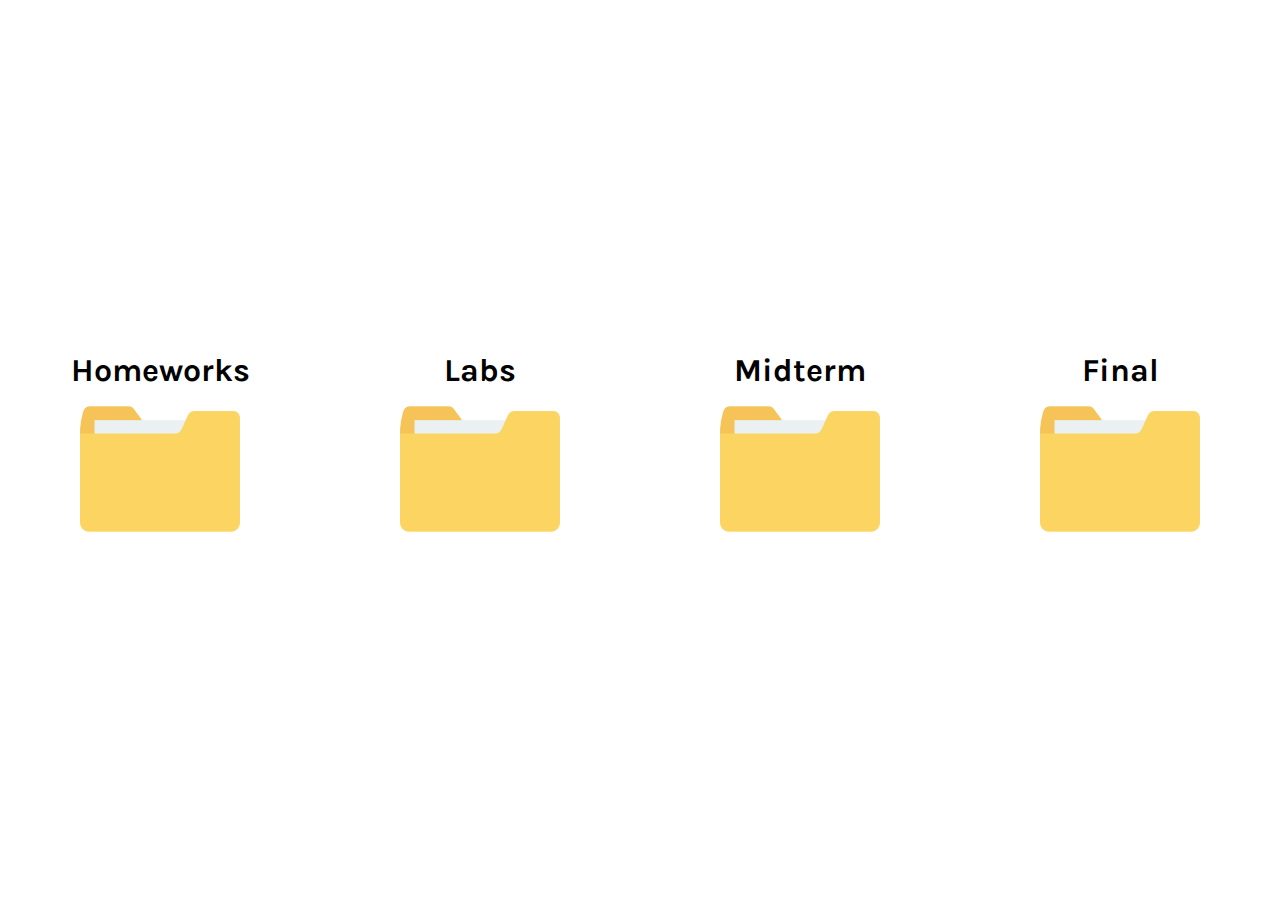
<file: index.html>
<!DOCTYPE html>
<html>
    <head>
        <link rel = "stylesheet" href = "https://fonts.googleapis.com/css?family=Karla">
        <link rel = "stylesheet" href = "DONOTTOUCH/css/main-page.css">
    </head>
    <body>
        <div id = "overall-container">
            <div class = "home-page-folder">
                <h1>
                    Homeworks
                </h1>
                <a href = "homeworks/index.html">
                    <img src = "DONOTTOUCH/images/folder.png">
                </a>
            </div>
            <div class = "home-page-folder">
                <h1>
                    Labs
                </h1>
                <a href = "labs/index.html">
                    <img src = "DONOTTOUCH/images/folder.png">
                </a>
            </div>
            <div class = "home-page-folder">
                <h1>
                    Midterm
                </h1>
                <a href = "midterm/index.html">
                    <img src = "DONOTTOUCH/images/folder.png">
                </a>
            </div>
            <div class = "home-page-folder">
                <h1>
                    Final
                </h1>
                <a href = "final/index.html">
                    <img src = "DONOTTOUCH/images/folder.png">
                </a>
            </div>
        </div>
    </body>
</html>
</file>
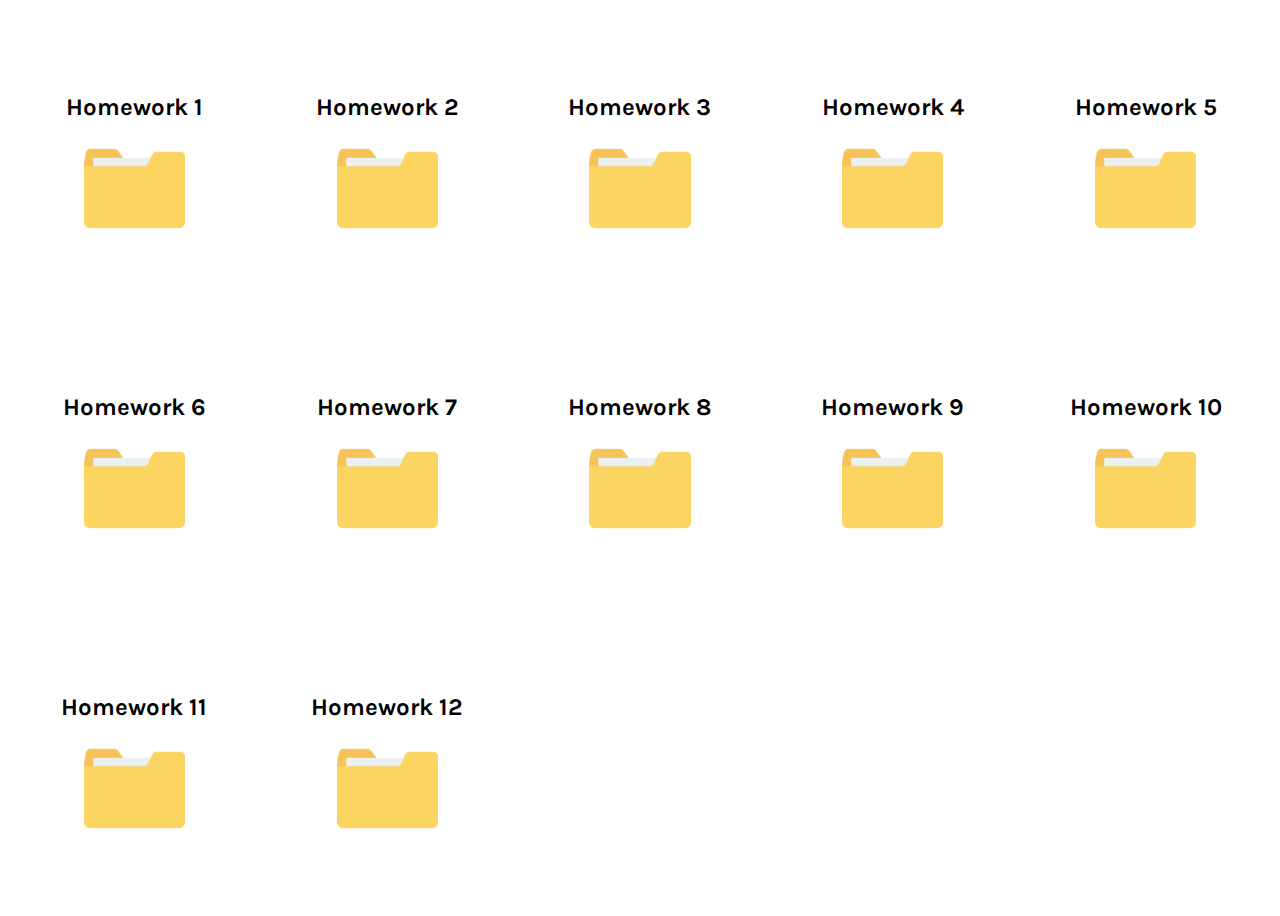
<file: homeworks/index.html>
<!DOCTYPE html>
<html>
    <head>
        <link rel = "stylesheet" href = "https://fonts.googleapis.com/css?family=Karla">
        <link rel = "stylesheet" href = "../DONOTTOUCH/css/subdirectory.css">
    </head>
    <body>
        <div id = "overall-container">
            <div class = "home-page-folder">
                <h1>
                    Homework 1
                </h1>
                <a href = "hw1/index.html">
                    <img src = "../DONOTTOUCH/images/folder.png">
                </a>
            </div>
            <div class = "home-page-folder">
                <h1>
                    Homework 2
                </h1>
                <a href = "hw2/index.html">
                    <img src = "../DONOTTOUCH/images/folder.png">
                </a>
            </div>
            <div class = "home-page-folder">
                <h1>
                    Homework 3
                </h1>
                <a href = "hw3/index.html">
                    <img src = "../DONOTTOUCH/images/folder.png">
                </a>
            </div>
            <div class = "home-page-folder">
                <h1>
                    Homework 4
                </h1>
                <a href = "hw4/index.html">
                    <img src = "../DONOTTOUCH/images/folder.png">
                </a>
            </div>
            <div class = "home-page-folder">
                <h1>
                    Homework 5
                </h1>
                <a href = "hw5/index.html">
                    <img src = "../DONOTTOUCH/images/folder.png">
                </a>
            </div>
            <div class = "home-page-folder">
                <h1>
                    Homework 6
                </h1>
                <a href = "hw6/index.html">
                    <img src = "../DONOTTOUCH/images/folder.png">
                </a>
            </div>
            <div class = "home-page-folder">
                <h1>
                    Homework 7
                </h1>
                <a href = "hw7/index.html">
                    <img src = "../DONOTTOUCH/images/folder.png">
                </a>
            </div>
            <div class = "home-page-folder">
                <h1>
                    Homework 8
                </h1>
                <a href = "hw8/index.html">
                    <img src = "../DONOTTOUCH/images/folder.png">
                </a>
            </div>
            <div class = "home-page-folder">
                <h1>
                    Homework 9
                </h1>
                <a href = "hw9/index.html">
                    <img src = "../DONOTTOUCH/images/folder.png">
                </a>
            </div>
            <div class = "home-page-folder">
                <h1>
                    Homework 10
                </h1>
                <a href = "hw10/index.html">
                    <img src = "../DONOTTOUCH/images/folder.png">
                </a>
            </div>
            <div class = "home-page-folder">
                <h1>
                    Homework 11
                </h1>
                <a href = "hw11/index.html">
                    <img src = "../DONOTTOUCH/images/folder.png">
                </a>
            </div>
            <div class = "home-page-folder">
                <h1>
                    Homework 12
                </h1>
                <a href = "hw12/index.html">
                    <img src = "../DONOTTOUCH/images/folder.png">
                </a>
            </div>
        </div>
    </body>
</html>
</file>
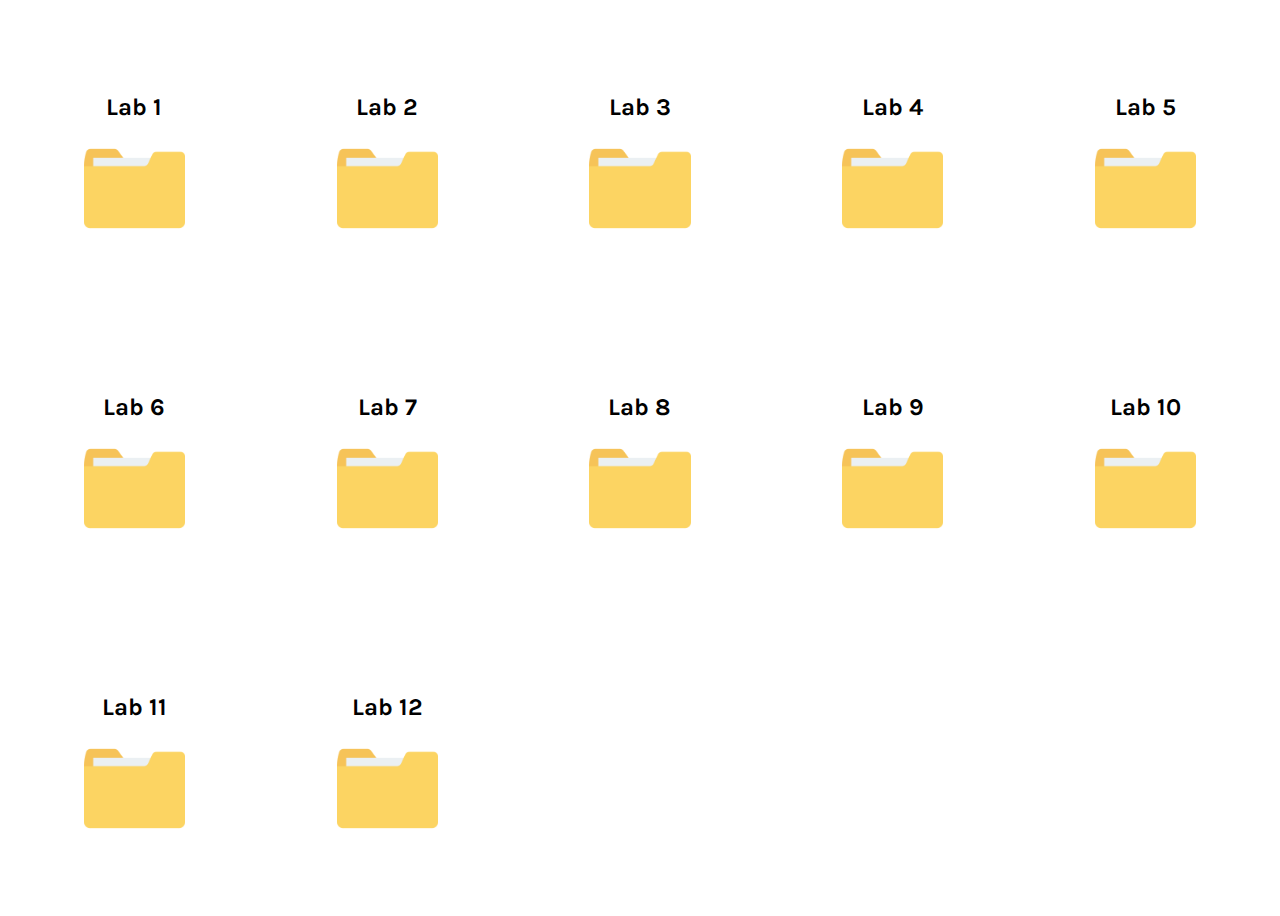
<file: labs/index.html>
<!DOCTYPE html>
<html>
    <head>
        <link rel = "stylesheet" href = "https://fonts.googleapis.com/css?family=Karla">
        <link rel = "stylesheet" href = "../DONOTTOUCH/css/subdirectory.css">
    </head>
    <body>
        <div id = "overall-container">
            <div class = "home-page-folder">
                <h1>
                    Lab 1
                </h1>
                <a href = "lab1/index.html">
                    <img src = "../DONOTTOUCH/images/folder.png">
                </a>
            </div>
            <div class = "home-page-folder">
                <h1>
                    Lab 2
                </h1>
                <a href = "lab2/index.html">
                    <img src = "../DONOTTOUCH/images/folder.png">
                </a>
            </div>
            <div class = "home-page-folder">
                <h1>
                    Lab 3
                </h1>
                <a href = "lab3/index.html">
                    <img src = "../DONOTTOUCH/images/folder.png">
                </a>
            </div>
            <div class = "home-page-folder">
                <h1>
                    Lab 4
                </h1>
                <a href = "lab4/index.html">
                    <img src = "../DONOTTOUCH/images/folder.png">
                </a>
            </div>
            <div class = "home-page-folder">
                <h1>
                    Lab 5
                </h1>
                <a href = "lab5/index.html">
                    <img src = "../DONOTTOUCH/images/folder.png">
                </a>
            </div>
            <div class = "home-page-folder">
                <h1>
                    Lab 6
                </h1>
                <a href = "lab6/index.html">
                    <img src = "../DONOTTOUCH/images/folder.png">
                </a>
            </div>
            <div class = "home-page-folder">
                <h1>
                    Lab 7
                </h1>
                <a href = "lab7/index.html">
                    <img src = "../DONOTTOUCH/images/folder.png">
                </a>
            </div>
            <div class = "home-page-folder">
                <h1>
                    Lab 8
                </h1>
                <a href = "lab8/index.html">
                    <img src = "../DONOTTOUCH/images/folder.png">
                </a>
            </div>
            <div class = "home-page-folder">
                <h1>
                    Lab 9
                </h1>
                <a href = "lab9/index.html">
                    <img src = "../DONOTTOUCH/images/folder.png">
                </a>
            </div>
            <div class = "home-page-folder">
                <h1>
                    Lab 10
                </h1>
                <a href = "lab10/index.html">
                    <img src = "../DONOTTOUCH/images/folder.png">
                </a>
            </div>
            <div class = "home-page-folder">
                <h1>
                    Lab 11
                </h1>
                <a href = "lab11/index.html">
                    <img src = "../DONOTTOUCH/images/folder.png">
                </a>
            </div>
            <div class = "home-page-folder">
                <h1>
                    Lab 12
                </h1>
                <a href = "lab12/index.html">
                    <img src = "../DONOTTOUCH/images/folder.png">
                </a>
            </div>
        </div>
    </body>
</html>
</file>
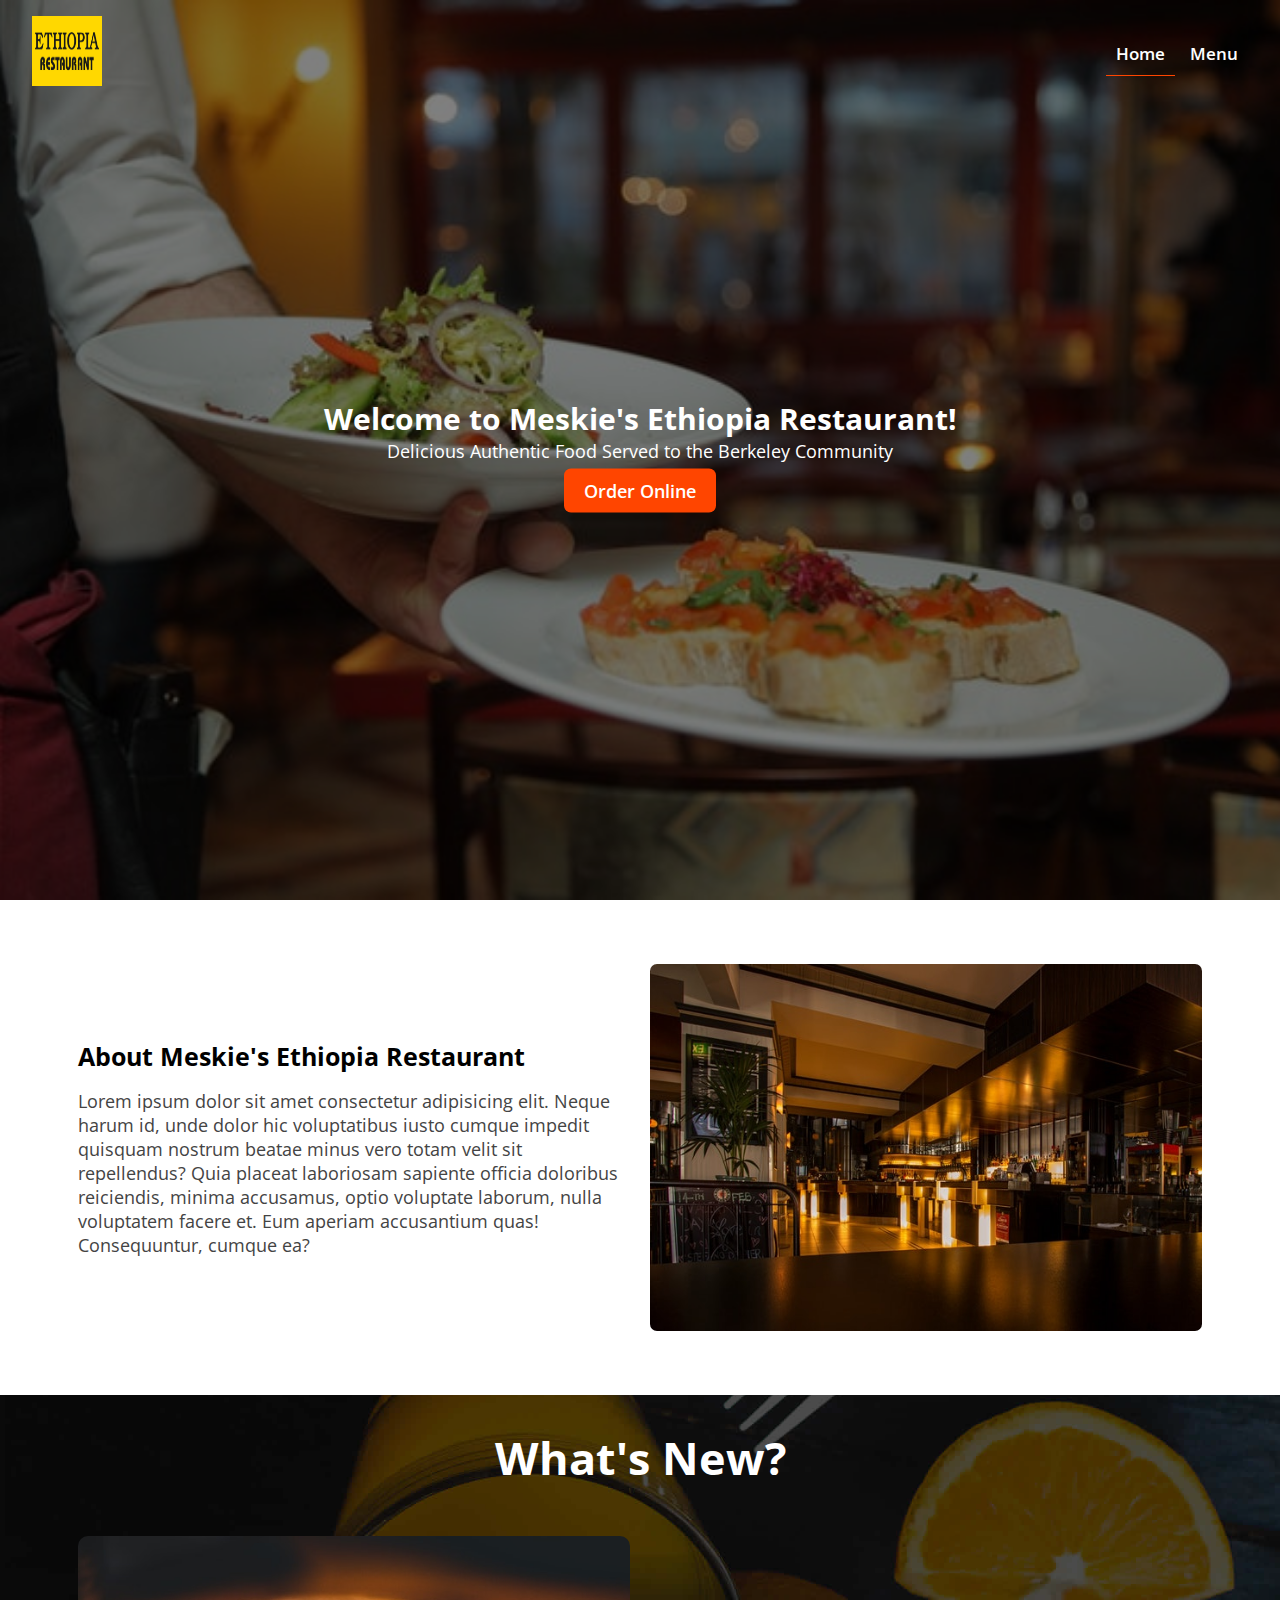
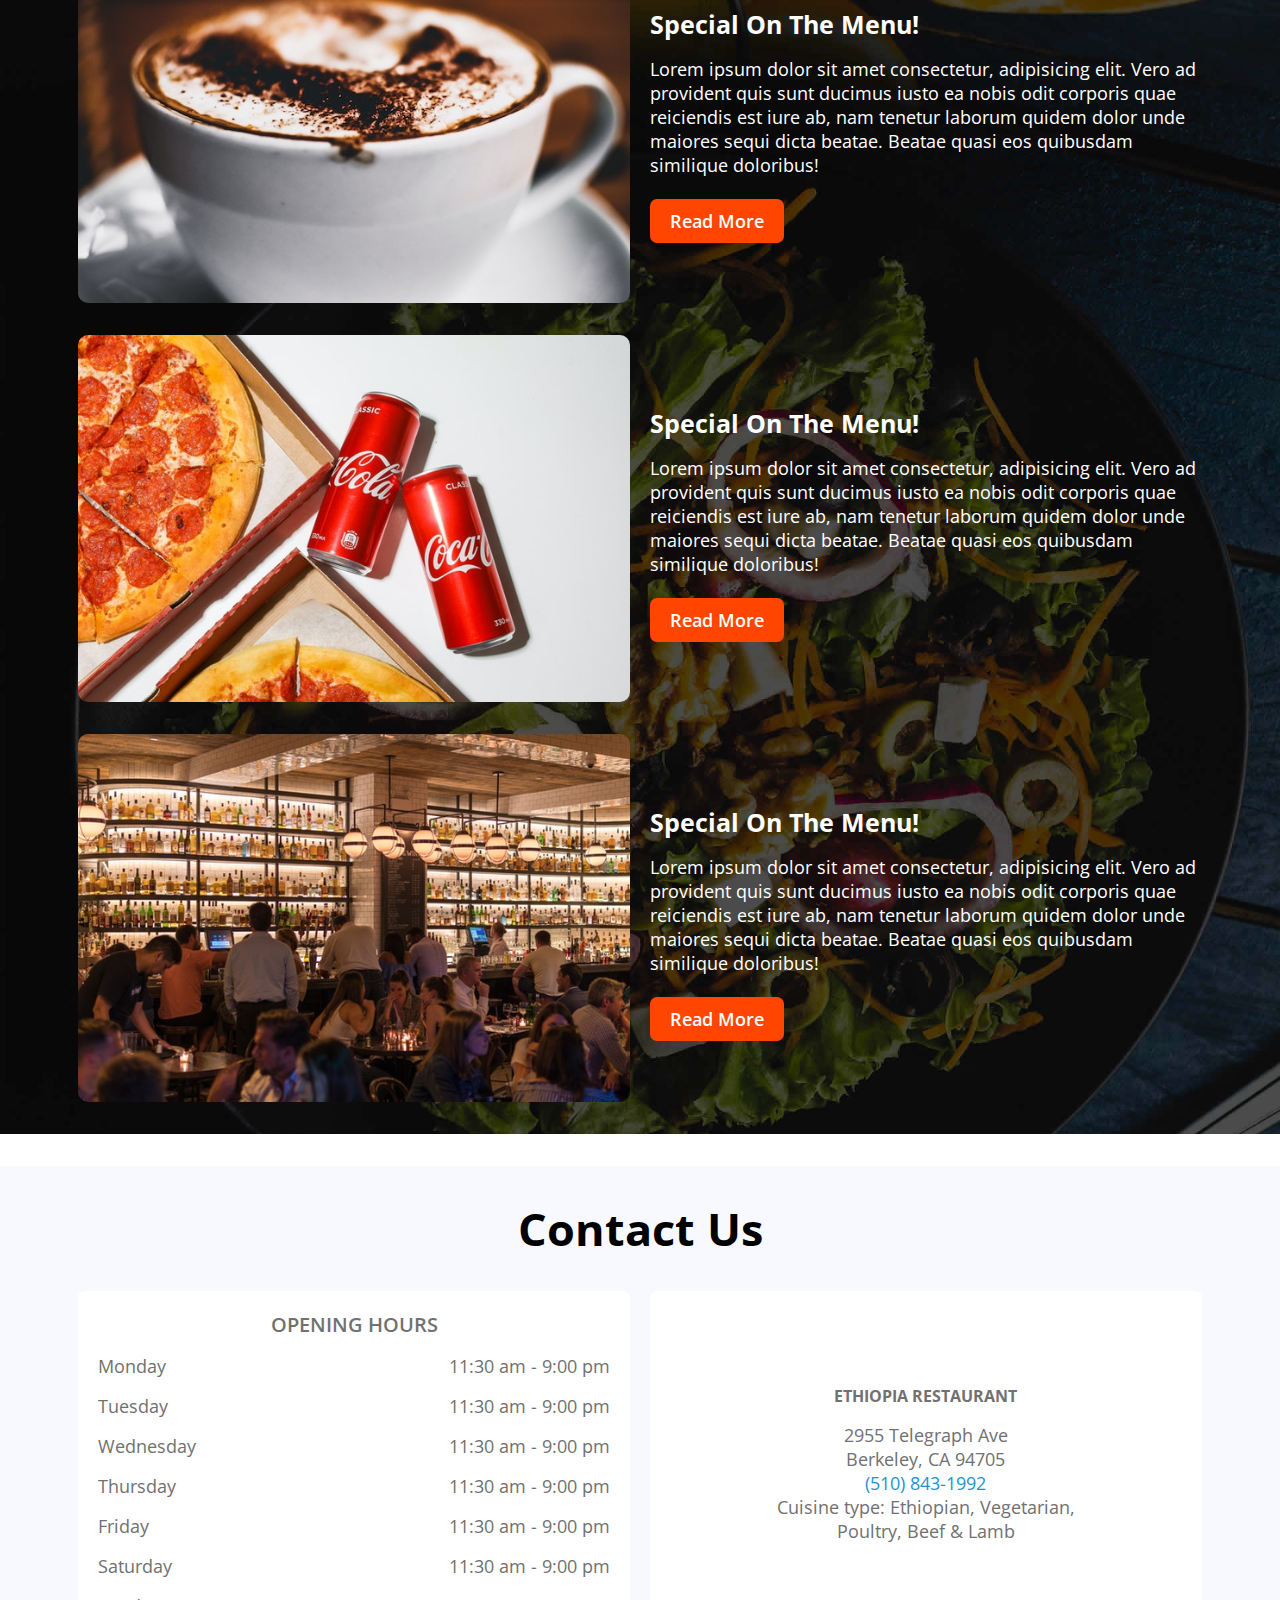
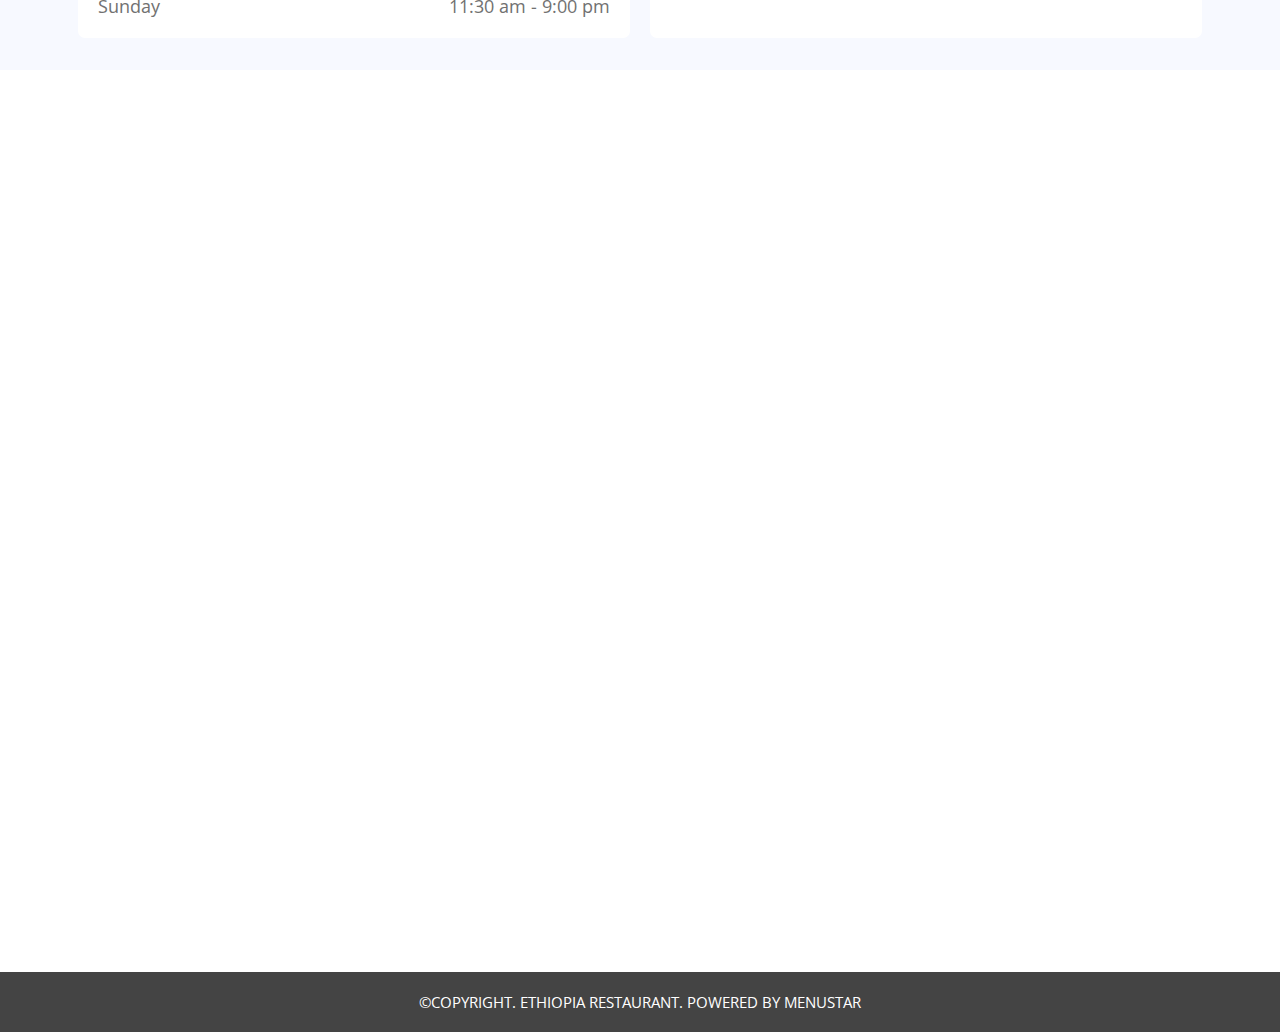
<file: midterm/index.html>
<!DOCTYPE html>
<html lang="en">

<head>
    <meta charset="UTF-8">
    <meta name="viewport" content="width=device-width, initial-scale=1.0">
    <title>Ethiopia Restaurant| Berkeley, CA 94705 | Menu | Order Online</title>
    <link rel="icon" type="image/x-icon" href="./images/favicon.png">
    <link
        href="https://fonts.googleapis.com/css2?family=Open+Sans:ital,wght@0,400;0,500;0,600;0,700;0,800;1,400;1,500;1,600;1,700;1,800&display=swap"
        rel="stylesheet">
    <link rel="stylesheet" href="assets/css/style.css">
</head>

<body>

    <header id="home" class="header home-header">
        <nav class="navbar-container">
            <div class="logo">
                <a href="./index.html">
                    <img src="assets/img/logo.png" alt="Logo">
                </a>
            </div>
            <div class="links">
                <a class="active" href="./index.html">Home</a>
                <a href="./menu.html">Menu</a>
            </div>
        </nav>

        <div class="home-banner">
            <div class="banner-container">
                <h1>Welcome to Meskie's Ethiopia Restaurant!</h1>
                <p>Delicious Authentic Food Served to the Berkeley Community</p>
                <div class="button-container">
                    <a href="#/">Order Online</a>
                </div>
            </div>
        </div>
    </header>

    <div class="about">
        <div class="about-container">
            <!-- About Item  -->
            <div class="about-item">
                <h3>About Meskie's Ethiopia Restaurant</h3>
                <div class="info">
                    <p>Lorem ipsum dolor sit amet consectetur adipisicing elit. Neque harum id, unde dolor hic
                        voluptatibus iusto cumque impedit quisquam nostrum beatae minus vero totam velit sit
                        repellendus? Quia placeat laboriosam sapiente officia doloribus reiciendis, minima accusamus,
                        optio voluptate laborum, nulla voluptatem facere et. Eum aperiam accusantium quas! Consequuntur,
                        cumque ea?</p>
                </div>
            </div>
            <div class="about-item photo">
                <img src="assets/img/about.jpg" alt="Photo">
            </div>
        </div>
    </div>

    <div class="collection">
        <div class="collection-details">
            <div class="title-container">
                <h1>What's New?</h1>
            </div>

            <div class="collection-container">

                <div class="service-items">
                    <div class="collection-item photo">
                        <img src="assets/img/restaurant-item-1.jpg" alt="Photo">
                    </div>
                    <div class="collection-item">
                        <h2>Special On The Menu!</h2>
                        <div class="info">
                            <p>Lorem ipsum dolor sit amet consectetur, adipisicing elit. Vero ad provident quis sunt
                                ducimus
                                iusto ea nobis odit corporis quae reiciendis est iure ab, nam tenetur laborum quidem
                                dolor
                                unde maiores sequi dicta beatae. Beatae quasi eos quibusdam similique doloribus!</p>
                        </div>
                        <div class="button-container">
                            <a href="#/">Read More</a>
                        </div>
                    </div>
                </div>

                <div class="service-items">
                    <div class="collection-item photo">
                        <img src="assets/img/restaurant-item-2.jpg" alt="Photo">
                    </div>
                    <div class="collection-item">
                        <h2>Special On The Menu!</h2>
                        <div class="info">
                            <p>Lorem ipsum dolor sit amet consectetur, adipisicing elit. Vero ad provident quis sunt
                                ducimus
                                iusto ea nobis odit corporis quae reiciendis est iure ab, nam tenetur laborum quidem
                                dolor
                                unde maiores sequi dicta beatae. Beatae quasi eos quibusdam similique doloribus!</p>
                        </div>
                        <div class="button-container">
                            <a href="#/">Read More</a>
                        </div>
                    </div>
                </div>

                <div class="service-items">
                    <div class="collection-item photo">
                        <img src="assets/img/restaurant-item-3.jpg" alt="Photo">
                    </div>
                    <div class="collection-item">
                        <h2>Special On The Menu!</h2>
                        <div class="info">
                            <p>Lorem ipsum dolor sit amet consectetur, adipisicing elit. Vero ad provident quis sunt
                                ducimus
                                iusto ea nobis odit corporis quae reiciendis est iure ab, nam tenetur laborum quidem
                                dolor
                                unde maiores sequi dicta beatae. Beatae quasi eos quibusdam similique doloribus!</p>
                        </div>
                        <div class="button-container">
                            <a href="#/">Read More</a>
                        </div>
                    </div>
                </div>
            </div>
        </div>
    </div>

    <div class="restaurant-info">
        <div class="title">
            <h1>Contact Us</h1>
        </div>
        <div class="info-container">

            <div class="calender">
                <p class="title">OPENING HOURS</p>
                <div class="day-time">
                    <p>Monday</p>
                    <p>11:30 am - 9:00 pm</p>
                </div>
                <div class="day-time">
                    <p>Tuesday</p>
                    <p>11:30 am - 9:00 pm</p>
                </div>
                <div class="day-time">
                    <p>Wednesday</p>
                    <p>11:30 am - 9:00 pm</p>
                </div>
                <div class="day-time">
                    <p>Thursday</p>
                    <p>11:30 am - 9:00 pm</p>
                </div>
                <div class="day-time">
                    <p>Friday</p>
                    <p>11:30 am - 9:00 pm</p>
                </div>
                <div class="day-time">
                    <p>Saturday</p>
                    <p>11:30 am - 9:00 pm</p>
                </div>
                <div class="day-time">
                    <p>Sunday</p>
                    <p>11:30 am - 9:00 pm</p>
                </div>
            </div>

            <div class="restaurant-location">
                <h4>ETHIOPIA RESTAURANT</h4>
                <div class="location">
                    <p>2955 Telegraph Ave</p>
                    <p>Berkeley, CA 94705</p>
                    <a href="tel:510843-1992">(510) 843-1992</a>
                    <p>Cuisine type: Ethiopian, Vegetarian,</p>
                    <p>Poultry, Beef & Lamb</p>
                </div>
            </div>
        </div>
    </div>

    <div class="map">
        <iframe
            src="https://www.google.com/maps/embed?pb=!1m18!1m12!1m3!1d3150.1501502483347!2d-122.26187092522699!3d37.856777007433934!2m3!1f0!2f0!3f0!3m2!1i1024!2i768!4f13.1!3m3!1m2!1s0x80857dd383cc6e49%3A0x628ba36aedee1589!2s2955%20Telegraph%20Ave%2C%20Berkeley%2C%20CA%2094705%2C%20USA!5e0!3m2!1sen!2sbd!4v1697485912926!5m2!1sen!2sbd"
            style="border:0;" allowfullscreen="" loading="lazy" referrerpolicy="no-referrer-when-downgrade"></iframe>
    </div>

    <footer class="footer">
        <p>&copy;COPYRIGHT. ETHIOPIA RESTAURANT. <a href="#/">POWERED BY MENUSTAR</a></p>
    </footer>

</body>

</html>
</file>
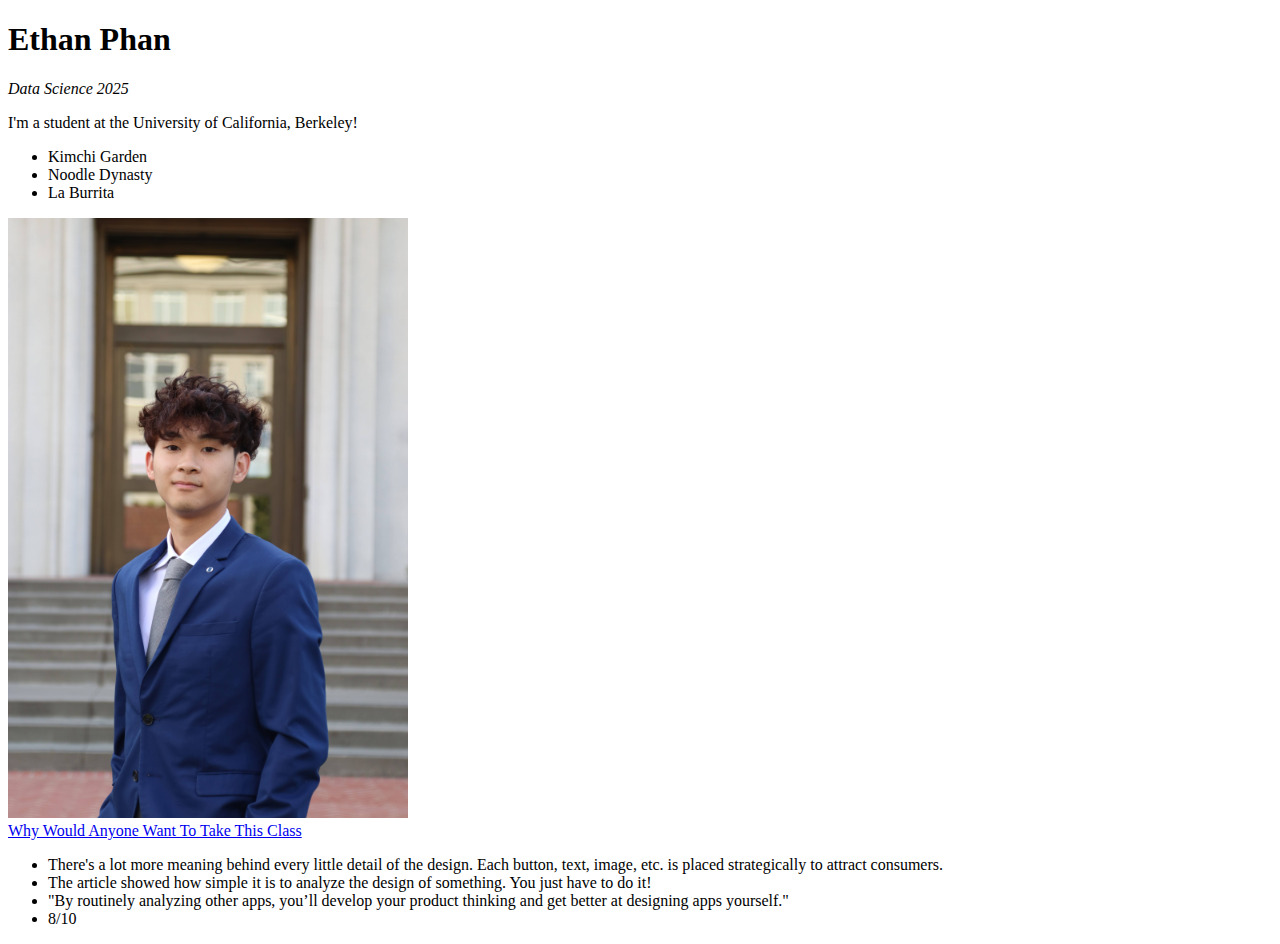
<file: homeworks/hw1/index.html>
<!DOCTYPE html>
<html>
    <head>

    </head>
    <body>
        <h1>Ethan Phan</h1>
        <i>Data Science 2025</i>
        <p>I'm a student at the University of California, Berkeley!</p>
        <ul>
            <li>Kimchi Garden</li>
            <li>Noodle Dynasty</li>
            <li>La Burrita</li>
        </ul>
        <img src="assets/img/IMG_0675.jpg"
            width = 400
            height = 600/> <br>
        <a href="http://prob140.org/"> Why Would Anyone Want To Take This Class</a>
        <ul>
            <li>There's a lot more meaning behind every little detail of the design. Each button, text, image, etc. is placed strategically to attract consumers.</li>
            <li>The article showed how simple it is to analyze the design of something. You just have to do it!</li>
            <li>"By routinely analyzing other apps, you’ll develop your product thinking and get better at designing apps yourself."</li>
            <li>8/10</li>
        </ul>
    </body>
</html>
</file>
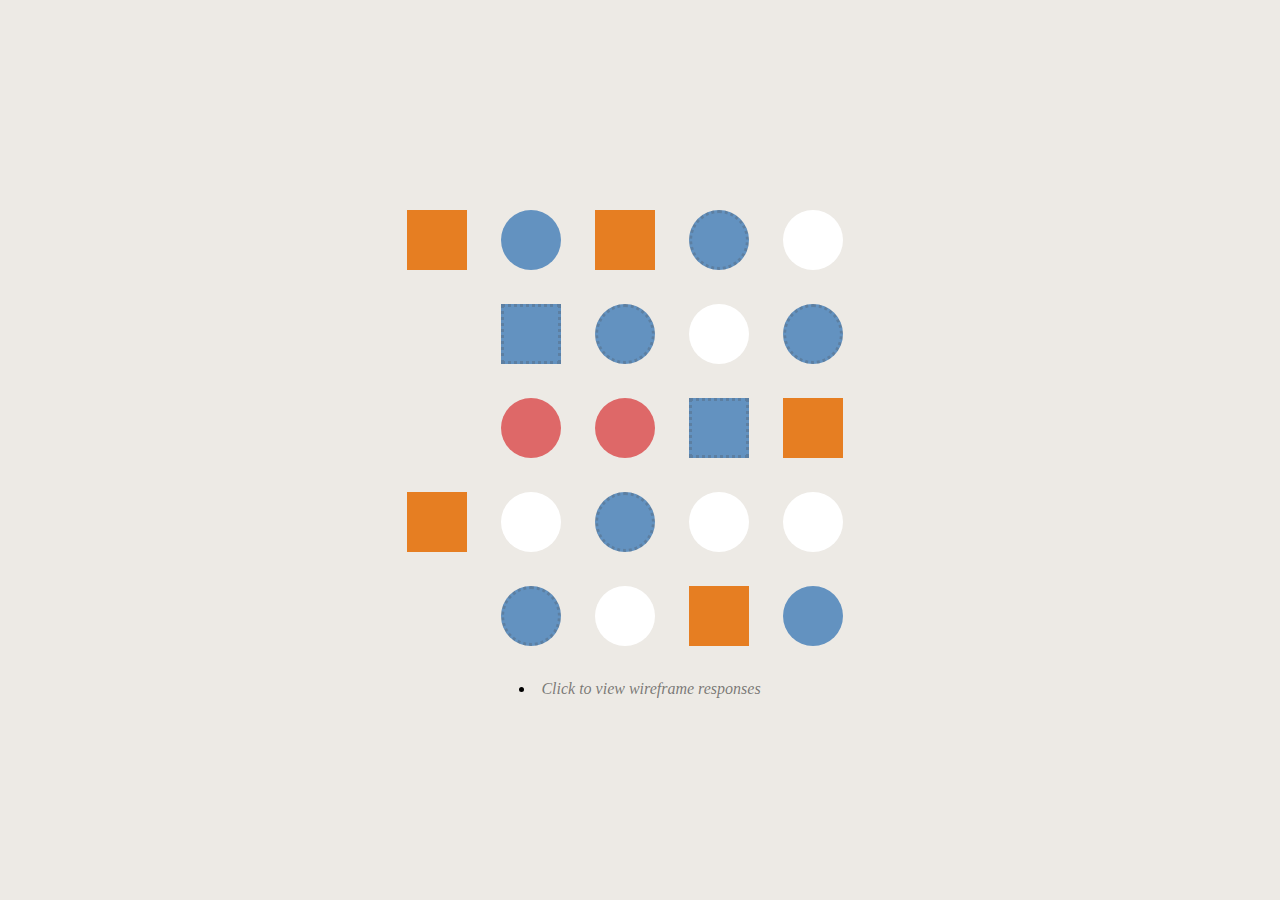
<file: homeworks/hw2/index.html>
<html>
	<head>
		<title>Fiddling with shapes</title>
		<!-- What file should we link in this <head> tag? -->
		<link rel="stylesheet" type="text/css" href="assets/css/style.css" />
	</head>
<body>
	<div id="container">
		<div id="first-row" class="row">
			<div class="square"></div>
			<div class="circle green"></div>
			<div class="square"></div>
			<div class="circle fancy"></div>
			<div class="circle"></div>
		</div>

		<div id="second-row" class="row">
			<div class="circle"></div>
			<div class="square fancy"></div>
			<div class="circle fancy"></div>
			<div class="circle"></div>
			<div class="circle fancy green"></div>
		</div>

		<div id="third-row" class="row">
			<div class="circle"></div>
			<div class="circle green"></div>
			<div class="circle"></div>
			<div class="square fancy"></div>
			<div class="square"></div>
		</div>

		<div id="fourth-row" class="row">
			<div class="square"></div>
			<div class="circle"></div>
			<div class="circle fancy"></div>
			<div class="circle"></div>
			<div class="circle"></div>
		</div>

		<div id="fifth-row" class="row">
			<div class="circle"></div>
			<div class="circle fancy"></div>
			<div class="circle"></div>
			<div class="square"></div>
			<div class="circle green"></div>
		</div>

		<li><a href="wireframes.html">Click to view wireframe responses</a></li>
	</div>
</body>
</html>
</file>
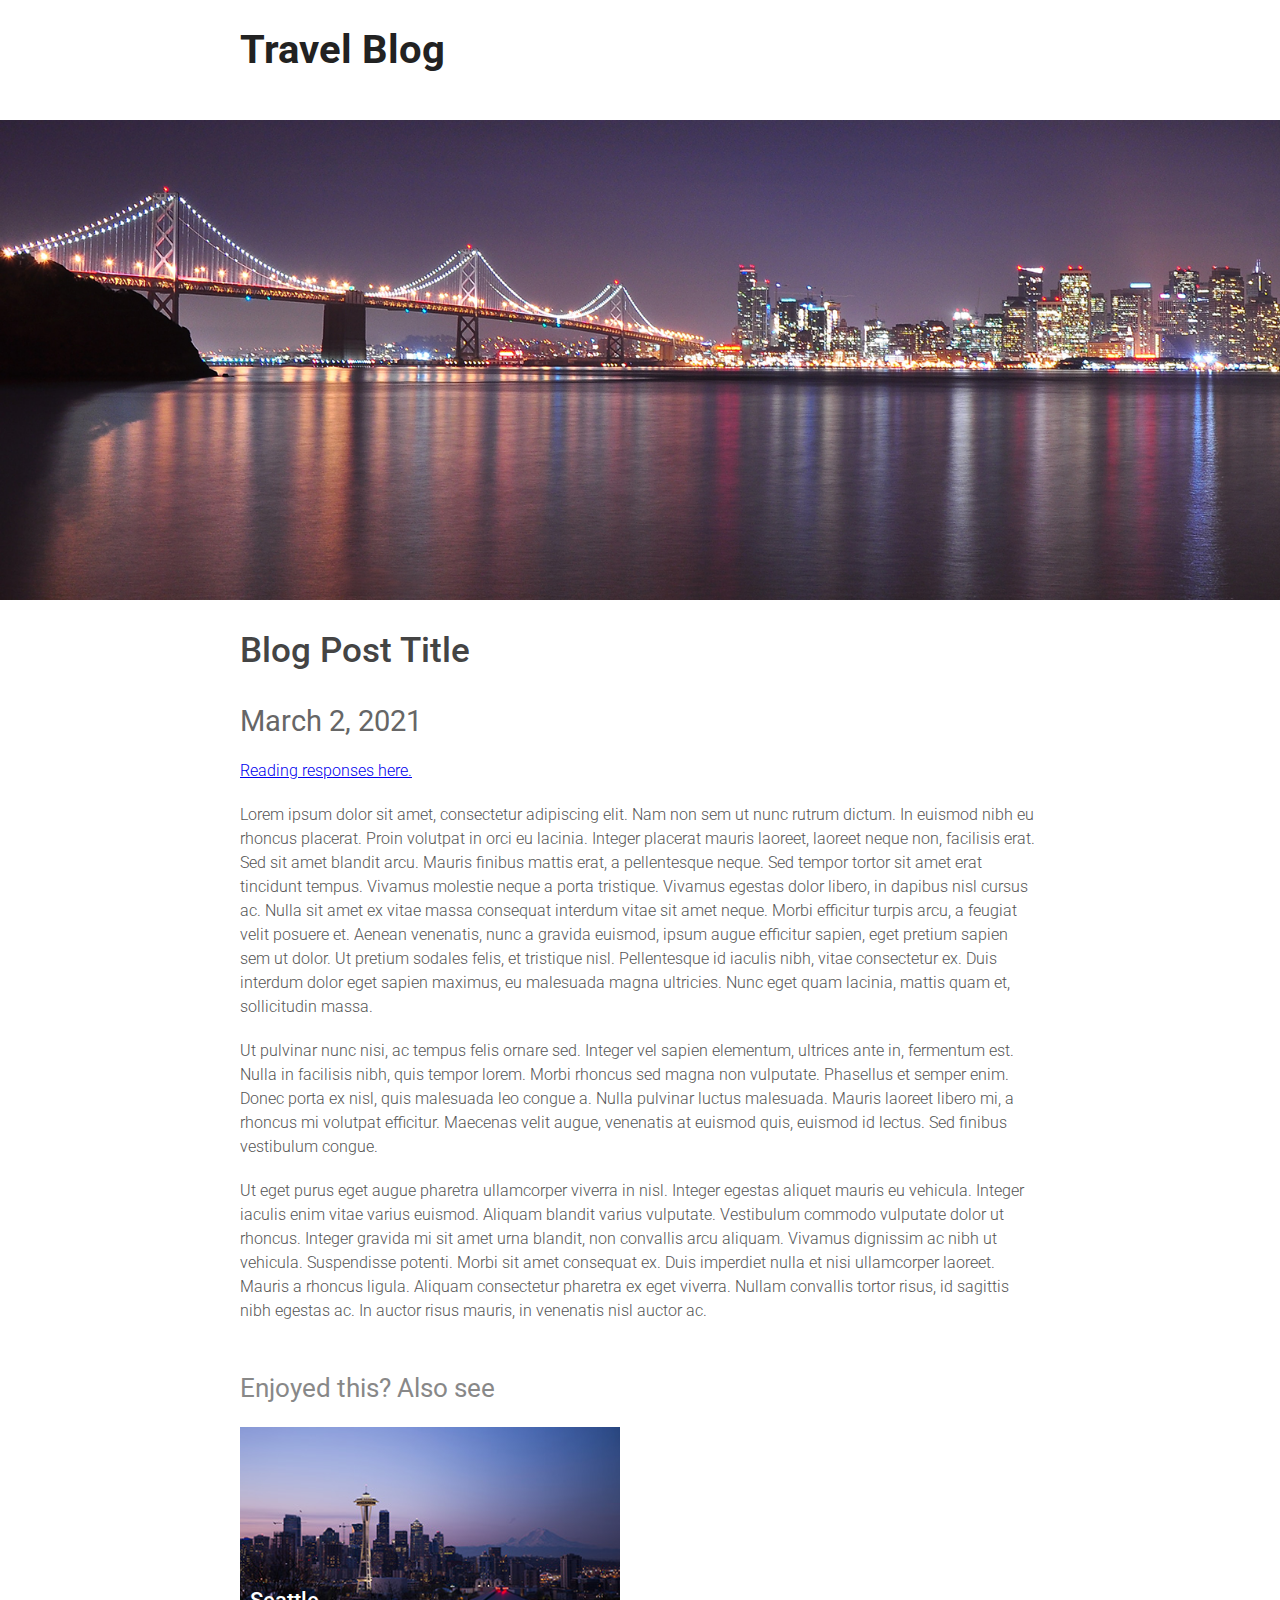
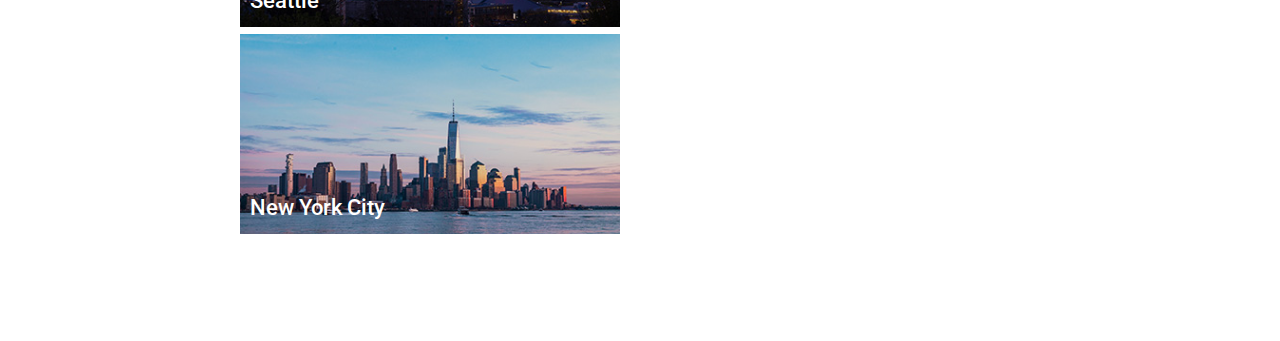
<file: homeworks/hw4/index.html>
<!DOCTYPE html>
<html>
	<head>
		<link rel="stylesheet" type="text/css" href="assets/css/style.css">
		<meta name="viewport" content="width=device-width, initial-scale=1.0">
		<meta charset="utf-8">
	</head>
	<body>
		<link href="https://fonts.googleapis.com/css2?family=Roboto:wght@300;400;500;700&display=swap" rel="stylesheet">
		
		<header>
			<div class="content">
				<div id="title">Travel Blog</div>
			</div>
		</header>

		<div id="image-banner"></div>

		<div class="content">
			<section id="post">
				<h1>Blog Post Title</h1>
				<h2>March 2, 2021</h2>
				<p>
					<a href="design_responses.html">Reading responses here.</a>
				</p>
				<p>
					Lorem ipsum dolor sit amet, consectetur adipiscing elit. Nam non sem ut nunc rutrum dictum. In euismod nibh eu rhoncus placerat. Proin volutpat in orci eu lacinia. Integer placerat mauris laoreet, laoreet neque non, facilisis erat. Sed sit amet blandit arcu. Mauris finibus mattis erat, a pellentesque neque. Sed tempor tortor sit amet erat tincidunt tempus. Vivamus molestie neque a porta tristique. Vivamus egestas dolor libero, in dapibus nisl cursus ac. Nulla sit amet ex vitae massa consequat interdum vitae sit amet neque. Morbi efficitur turpis arcu, a feugiat velit posuere et. Aenean venenatis, nunc a gravida euismod, ipsum augue efficitur sapien, eget pretium sapien sem ut dolor. Ut pretium sodales felis, et tristique nisl. Pellentesque id iaculis nibh, vitae consectetur ex. Duis interdum dolor eget sapien maximus, eu malesuada magna ultricies. Nunc eget quam lacinia, mattis quam et, sollicitudin massa.
				</p>
				<p>
					Ut pulvinar nunc nisi, ac tempus felis ornare sed. Integer vel sapien elementum, ultrices ante in, fermentum est. Nulla in facilisis nibh, quis tempor lorem. Morbi rhoncus sed magna non vulputate. Phasellus et semper enim. Donec porta ex nisl, quis malesuada leo congue a. Nulla pulvinar luctus malesuada. Mauris laoreet libero mi, a rhoncus mi volutpat efficitur. Maecenas velit augue, venenatis at euismod quis, euismod id lectus. Sed finibus vestibulum congue.
				</p>
				<p>
					Ut eget purus eget augue pharetra ullamcorper viverra in nisl. Integer egestas aliquet mauris eu vehicula. Integer iaculis enim vitae varius euismod. Aliquam blandit varius vulputate. Vestibulum commodo vulputate dolor ut rhoncus. Integer gravida mi sit amet urna blandit, non convallis arcu aliquam. Vivamus dignissim ac nibh ut vehicula. Suspendisse potenti. Morbi sit amet consequat ex. Duis imperdiet nulla et nisi ullamcorper laoreet. Mauris a rhoncus ligula. Aliquam consectetur pharetra ex eget viverra. Nullam convallis tortor risus, id sagittis nibh egestas ac. In auctor risus mauris, in venenatis nisl auctor ac.
				</p>
			</section>

			<section id="other-posts">
				<h3>Enjoyed this? Also see</h3>

				<div class="image-card">
					<a href="#">
						<img src="assets/img/seattle.jpg" alt="">
						<div class="image-card-color-overlay"></div>
						<div class="image-card-text">Seattle</div>
					</a>
				</div>

				<div class="image-card">
					<a href="#">
						<img src="assets/img/nyc.jpg" alt="">
						<div class="image-card-color-overlay"></div>
						<div class="image-card-text">New York City</div>
					</a>
				</div>
			</section>

		</div>

	</body>
</html>
</file>
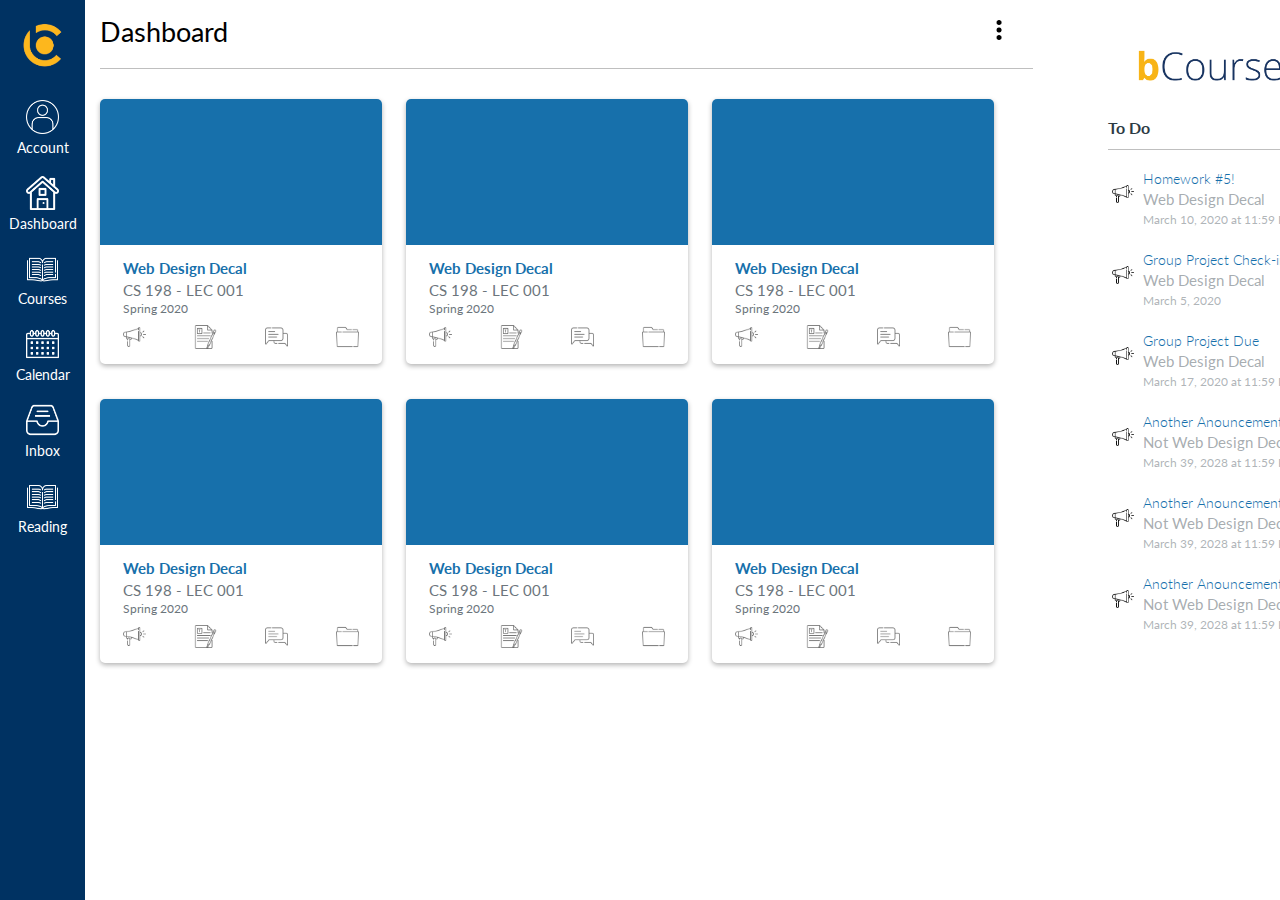
<file: homeworks/hw5/index.html>
<!DOCTYPE html>
<html lang="en">
<head>
    <meta charset="UTF-8">
    <meta name="viewport" content="width=device-width, initial-scale=1.0">
    <title>WDD Flexbox bCourses</title>
    <link rel="stylesheet" href="assets/css/wdd.css">
    <link rel="stylesheet" href="assets/css/style.css">
    <link rel="stylesheet" href="https://fonts.googleapis.com/css2?family=Lato:wght@300;400&display=swap" >

</head>
<body>
    <div class="nav">
        <!-- FIXME: Make the menu icons appear by adding the
                correct filepath within the blank src. -->
        <div class="nav--button nav-button---logo">
            <img id="logo" src="assets/img/logo.png" alt="">
        </div>
        <div class="nav--button nav--button--account">
            <img src="assets/img/account.png" alt="">
            Account
        </div>
        <div class="nav--button nav--button--home">
            <img src="assets/img/home.png" alt="">
            Dashboard
        </div>
        <div class="nav--button nav--button--courses">
            <img src="assets/img/courses.png" alt="">
            Courses
        </div>
        <div class="nav--button nav--button--calendar">
            <img src="assets/img/calendar.png" alt="">
            Calendar
        </div>
        <div class="nav--button nav--button--inbox">
            <img src="assets/img/inbox.png" alt="">
            Inbox
        </div>
        <div class="nav--button nav--button--reading">
            <img src="assets/img/reading.png" alt="">
            <a href="design_responses.html">Reading</a>
        </div>
    </div>
    <div class="main">
        <div class="dashboard">
            <div class="dashboard--title">
                <h1>Dashboard</h1>
                <div class="dashboard--title__dots">
                <!-- FIXME: Make the button icon appear by adding the
                    correct filepath within the blank src. -->
                    <img src="assets/img/menu.png" alt="dots">
                </div>
            </div>
            <div class="dashboard--classes">
                <div class="dashboard--classes__box dashboard--classes__box__1">
                    <div class="dashboard--classes__box__image"></div>
                    <div class="dashboard--classes__box__description">
                        <div class="dashboard--classes__box__controls__text">
                            <h2>Web Design Decal</h2>
                            <h3>CS 198 - lec 001</h3>
                            <h4>Spring 2020</h4>
                        </div>
                        <div class="dashboard--classes__box__controls__buttons">
                            <img src="assets/img/announcements.png" class="dashboard--classes__box__controls__buttons--announcements">
                            <img src="assets/img/assignment.png" class="dashboard--classes__box__controls__buttons--assignment">
                            <img src="assets/img/chat.png" class="dashboard--classes__box__controls__buttons--chat">
                            <img src="assets/img/files.png" class="dashboard--classes__box__controls__buttons--files">
                        </div>
                    </div>
                </div>
                <div class="dashboard--classes__box dashboard--classes__box__2">
                    <div class="dashboard--classes__box__image"></div>
                    <div class="dashboard--classes__box__description">
                        <div class="dashboard--classes__box__controls__text">
                            <h2>Web Design Decal</h2>
                            <h3>CS 198 - lec 001</h3>
                            <h4>Spring 2020</h4>
                        </div>
                        <div class="dashboard--classes__box__controls__buttons">
                            <img src="assets/img/announcements.png" class="dashboard--classes__box__controls__buttons--announcements">
                            <img src="assets/img/assignment.png" class="dashboard--classes__box__controls__buttons--assignment">
                            <img src="assets/img/chat.png" class="dashboard--classes__box__controls__buttons--chat">
                            <img src="assets/img/files.png" class="dashboard--classes__box__controls__buttons--files">
                        </div>
                    </div>
                </div>

                <div class="dashboard--classes__box dashboard--classes__box__3">
                    <div class="dashboard--classes__box__image"></div>
                    <div class="dashboard--classes__box__description">
                        <div class="dashboard--classes__box__controls__text">
                            <h2>Web Design Decal</h2>
                            <h3>CS 198 - lec 001</h3>
                            <h4>Spring 2020</h4>
                        </div>
                        <div class="dashboard--classes__box__controls__buttons">
                            <img src="assets/img/announcements.png" class="dashboard--classes__box__controls__buttons--announcements">
                            <img src="assets/img/assignment.png" class="dashboard--classes__box__controls__buttons--assignment">
                            <img src="assets/img/chat.png" class="dashboard--classes__box__controls__buttons--chat">
                            <img src="assets/img/files.png" class="dashboard--classes__box__controls__buttons--files">
                        </div>
                    </div>
                </div>

                <div class="dashboard--classes__box dashboard--classes__box__4">
                    <div class="dashboard--classes__box__image"></div>
                    <div class="dashboard--classes__box__description">
                        <div class="dashboard--classes__box__controls__text">
                            <h2>Web Design Decal</h2>
                            <h3>CS 198 - lec 001</h3>
                            <h4>Spring 2020</h4>
                        </div>
                        <div class="dashboard--classes__box__controls__buttons">
                            <img src="assets/img/announcements.png" class="dashboard--classes__box__controls__buttons--announcements">
                            <img src="assets/img/assignment.png" class="dashboard--classes__box__controls__buttons--assignment">
                            <img src="assets/img/chat.png" class="dashboard--classes__box__controls__buttons--chat">
                            <img src="assets/img/files.png" class="dashboard--classes__box__controls__buttons--files">
                        </div>
                    </div>
                </div>

                <div class="dashboard--classes__box dashboard--classes__box__5">
                    <div class="dashboard--classes__box__image"></div>
                    <div class="dashboard--classes__box__description">
                        <div class="dashboard--classes__box__controls__text">
                            <h2>Web Design Decal</h2>
                            <h3>CS 198 - lec 001</h3>
                            <h4>Spring 2020</h4>
                        </div>
                        <div class="dashboard--classes__box__controls__buttons">
                            <img src="assets/img/announcements.png" class="dashboard--classes__box__controls__buttons--announcements">
                            <img src="assets/img/assignment.png" class="dashboard--classes__box__controls__buttons--assignment">
                            <img src="assets/img/chat.png" class="dashboard--classes__box__controls__buttons--chat">
                            <img src="assets/img/files.png" class="dashboard--classes__box__controls__buttons--files">
                        </div>
                    </div>
                </div>

                <div class="dashboard--classes__box dashboard--classes__box__6">
                    <div class="dashboard--classes__box__image"></div>
                    <div class="dashboard--classes__box__description">
                        <div class="dashboard--classes__box__controls__text">
                            <h2>Web Design Decal</h2>
                            <h3>CS 198 - lec 001</h3>
                            <h4>Spring 2020</h4>
                        </div>
                        <div class="dashboard--classes__box__controls__buttons">
                            <img src="assets/img/announcements.png" class="dashboard--classes__box__controls__buttons--announcements">
                            <img src="assets/img/assignment.png" class="dashboard--classes__box__controls__buttons--assignment">
                            <img src="assets/img/chat.png" class="dashboard--classes__box__controls__buttons--chat">
                            <img src="assets/img/files.png" class="dashboard--classes__box__controls__buttons--files">
                        </div>
                    </div>
                </div>
            </div>
        </div>
        <div class="notifications">
            <img src="assets/img/bcourses.png" alt="">
            <div class="notifications__todo--title">
                <h2>To Do</h2>
            </div>
            <div class="notifications__notifs">
                <div class="notifications__notifs--box">
                    <img src="assets/img/announcements.png" alt="">
                    <div class="notifications__notifs--text">
                        <h1>Homework #5!</h1>
                        <h2>Web Design Decal</h2>
                        <h3>March 10, 2020 at 11:59 PM</h3>
                    </div>
                </div>
                <div class="notifications__notifs--box">
                    <img src="assets/img/announcements.png" alt="">
                    <div class="notifications__notifs--text">
                        <h1>Group Project Check-in</h1>
                        <h2>Web Design Decal</h2>
                        <h3>March 5, 2020</h3>
                    </div>
                </div>
                <div class="notifications__notifs--box">
                    <img src="assets/img/announcements.png" alt="">
                    <div class="notifications__notifs--text">
                        <h1>Group Project Due</h1>
                        <h2>Web Design Decal</h2>
                        <h3>March 17, 2020 at 11:59 PM</h3>
                    </div>
                </div>
                <div class="notifications__notifs--box">
                    <img src="assets/img/announcements.png" alt="">
                    <div class="notifications__notifs--text">
                        <h1>Another Anouncement!</h1>
                        <h2>Not Web Design Decal</h2>
                        <h3>March 39, 2028 at 11:59 PM</h3>
                    </div>
                </div>
                <div class="notifications__notifs--box">
                    <img src="assets/img/announcements.png" alt="">
                    <div class="notifications__notifs--text">
                        <h1>Another Anouncement!</h1>
                        <h2>Not Web Design Decal</h2>
                        <h3>March 39, 2028 at 11:59 PM</h3>
                    </div>
                </div>
                <div class="notifications__notifs--box">
                    <img src="assets/img/announcements.png" alt="">
                    <div class="notifications__notifs--text">
                        <h1>Another Anouncement!</h1>
                        <h2>Not Web Design Decal</h2>
                        <h3>March 39, 2028 at 11:59 PM</h3>
                    </div>
                </div>
            </div>
        </div>
    </div>

</body>
</html>
</file>
<file: DONOTTOUCH/css/main-page.css>
body {
    padding: 0;
    margin: 0;
}

a {
    display: flex;
    flex-direction: row;
    justify-content: center;
    flex-wrap: wrap;
}

img {
    width: 50%;
}

h1 {
    font-family: 'Karla';
    padding: 0;
    margin: 0;
}

#overall-container {
    height: 100vh;
    display: flex;
    flex-direction: row;
    justify-content: center;
    align-items: center;
}

.home-page-folder {
    display: flex;
    flex-direction: column;
    justify-content: center;
    align-items: center;
}
</file>
<file: DONOTTOUCH/css/subdirectory.css>
img {
    width: 40%;
}

div {
    font-family: 'Karla';
    font-size: 12px;
}

#overall-container {
    display: flex;
    flex-direction: row;
    justify-content: flex-start;
    align-items: center;
    flex-wrap: wrap;
    height: 100vh;
}

.home-page-folder {
    display: flex;
    flex-direction: column;
    justify-content: center;
    align-items: center;
    margin: 0;
    padding: 0;
    width: 20%;
}

a {
    display: flex;
    justify-content: center;
    margin: 0;
    padding: 0;
}
</file>
<file: midterm/assets/css/style.css>
/* Default CSS  */
:root {
    --white-color: #ffffff;
    --dark-color: #000;
    --white2-color: #f7f9ff;
    --dark2-color: #444;
    --dark3-color: #717171;
    --orange-color: #ff4500;
    --orange2-color: #b53506;
    --yellow-color: #ffd800;
    --lightWhite-color: #eeeeee;
    --info-color: #1d94cf;
}

* {
    padding: 0;
    margin: 0;
    box-sizing: border-box;
}

html {
    scroll-behavior: smooth;
}

body {
    font-family: 'Open Sans', sans-serif;
}

img {
    max-width: 100%;
}

a {
    text-decoration: none;
}

.header .navbar-container {
    padding: 1rem 2rem;
    display: flex;
    justify-content: space-between;
    align-items: center;
    position: relative;
    z-index: 999;
}

.header .navbar-container .logo img {
    width: 70px;
    height: 70px;
}

.header .navbar-container .links {
    display: flex;
    justify-content: left;
    align-items: center;
    gap: 5px;
}

.header .navbar-container .links a {
    color: var(--white-color);
    font-size: 17px;
    padding: 10px;
    font-weight: 600;
    display: flex;
    justify-content: left;
    align-items: center;
    gap: 5px;
}

.header .navbar-container .links a.active {
    border-bottom: 1px solid var(--orange-color);
}

.header .navbar-container .links a:hover {
    color: var(--lightWhite-color);
}

@media screen and (max-width: 468px) {
    .header .navbar-container .links a {
        font-size: 15px;
    }
}

.header.home-header {
    min-height: 100vh;
    background: url(../img/home-banner.jpg);
    background-repeat: no-repeat;
    background-size: cover;
    background-position: center center;
    position: relative;
    z-index: 55;
}

.header.home-header::after {
    content: "";
    width: 100%;
    height: 100%;
    position: absolute;
    top: 0;
    left: 0;
    background: rgba(0, 0, 0, 0.5);
}

.home-banner {
    width: 100%;
    position: absolute;
    top: 50%;
    left: 50%;
    transform: translate(-50%, -50%);
    z-index: 9;
}

.home-banner .banner-container {
    text-align: center;
    color: var(--white-color);
}

.home-banner .banner-container h1 {
    font-size: 30px;
}

.home-banner .banner-container p {
    font-size: 18px;
}

.home-banner .banner-container .button-container {
    padding-top: 1rem;
}

.home-banner .banner-container .button-container a {
    background: var(--orange-color);
    color: var(--white-color);
    padding: 10px 20px;
    font-size: 18px;
    border: none;
    cursor: pointer;
    border-radius: 7px;
    font-weight: 600;
}

.about {
    background: var(--white-color);
    padding: 2rem 1rem;
}

.about .about-container {
    width: 90%;
    margin: auto;
    display: flex;
    justify-content: space-between;
    align-items: center;
    gap: 20px;
    padding: 2rem 0;
}

.about .about-container .about-item {
    width: 50%;
}

.about .about-container .about-item h3 {
    font-size: 25px;
    color: var(--dark-color);
}

.about .about-container .about-item .info {
    padding-top: 1rem;
}

.about .about-container .about-item .info p {
    font-size: 18px;
    color: var(--dark2-color);
}

.about .about-container .about-item.photo {
    display: flex;
    justify-content: right;
    align-items: center;
    flex-direction: column;
}

.about .about-container .about-item.photo img {
    width: 100%;
    border-radius: 7px;
}

@media screen and (max-width: 992px) {
    .about .about-container {
        width: 100%;
    }
}

@media screen and (max-width: 767px) {
    .about .about-container {
        flex-direction: column;
    }

    .about .about-container .about-item {
        width: 100%;
    }
}

.collection {
    background: url(../img/collecton-bg.jpg);
    background-repeat: no-repeat;
    background-size: center center;
    background-size: cover;
    background-attachment: fixed;
    height: 100%;
    position: relative;
}

.collection::after {
    content: "";
    width: 100%;
    height: 100%;
    position: absolute;
    top: 0;
    left: 0;
    background: rgba(0, 0, 0, 0.7);
}

.collection .collection-details {
    position: relative;
    z-index: 55;
}

.collection .title-container h1 {
    font-size: 45px;
    color: var(--white-color);
    text-align: center;
    padding-top: 2rem;
}

.collection .collection-container {
    padding: 1rem;
    padding-bottom: 2rem;
}

.collection .collection-container .service-items {
    width: 90%;
    margin: auto;
    display: flex;
    justify-content: space-between;
    align-items: center;
    gap: 20px;
    padding-top: 2rem;
}

.collection .collection-container .collection-item {
    width: 50%;
}

.collection .collection-container .collection-item.photo {
    display: flex;
    justify-content: center;
    align-items: center;
    flex-direction: column;
}

.collection .collection-container .collection-item.photo img {
    width: 100%;
    border-radius: 10px;
}

.collection .collection-container .collection-item h2 {
    color: var(--white-color);
    font-size: 25px;
}

.collection .collection-container .collection-item .info p {
    font-size: 18px;
    color: var(--white-color);
    padding-top: 1rem;
}

.collection .collection-container .collection-item .button-container {
    padding-top: 2rem;
}

.collection .collection-container .collection-item .button-container a {
    background: var(--orange-color);
    color: var(--white-color);
    padding: 10px 20px;
    font-size: 18px;
    border: none;
    cursor: pointer;
    border-radius: 7px;
    font-weight: 600;
}

@media screen and (max-width: 992px) {
    .collection .collection-container .service-items {
        width: 100%;
    }

    .collection .title-container h1 {
        font-size: 30px;
    }
}

@media screen and (max-width: 767px) {
    .collection .collection-container .service-items {
        flex-direction: column;
    }

    .collection .collection-container .collection-item {
        width: 100%;
    }
}

.restaurant-info {
    background: var(--white2-color);
    margin-top: 2rem;
    padding: 2rem 1rem;
}

.restaurant-info .title h1 {
    font-size: 45px;
    color: var(--dark-color);
    text-align: center;
    padding-bottom: 1rem;
}

.restaurant-info .info-container {
    width: 90%;
    margin: auto;
    display: grid;
    grid-template-columns: repeat(2, 1fr);
    column-gap: 20px;
    row-gap: 20px;
    padding-top: 1rem;
}

.restaurant-info .info-container .calender {
    background: var(--white-color);
    padding: 20px;
    border-radius: 7px;
}

.restaurant-info .info-container .calender p.title {
    font-size: 20px;
    text-align: center;
    color: var(--dark3-color);
    font-weight: 600;
}

.restaurant-info .info-container .calender .day-time {
    display: flex;
    justify-content: space-between;
    align-items: center;
    padding-top: 1rem;
}

.restaurant-info .info-container .calender p {
    font-size: 18px;
    color: var(--dark3-color);
}

.restaurant-info .info-container .restaurant-location {
    background: var(--white-color);
    padding: 50px;
    display: flex;
    justify-content: center;
    align-items: center;
    flex-direction: column;
    border-radius: 7px;
}

.restaurant-info .info-container .restaurant-location h4 {
    text-align: center;
    color: var(--dark3-color);
}

.restaurant-info .info-container .restaurant-location .location {
    padding-top: 1rem;
    text-align: center;
}

.restaurant-info .info-container .restaurant-location .location p {
    font-size: 18px;
    color: var(--dark3-color);
    text-align: center;
}

.restaurant-info .info-container .restaurant-location .location a {
    font-size: 18px;
    color: var(--info-color);
    text-align: center;
}

.restaurant-info .info-container .restaurant-location .location a:hover {
    text-decoration: underline;
}

.map iframe {
    width: 100%;
    height: 100vh;
}

@media screen and (max-width: 992px) {
    .restaurant-info .info-container {
        width: 100%;
    }

    .restaurant-info .title h1 {
        font-size: 30px;
    }
}

@media screen and (max-width: 767px) {
    .restaurant-info .info-container {
        grid-template-columns: 1fr;
    }
}

@media screen and (max-width: 992px) {}

.header.menu-header {
    min-height: 100vh;
    background: url(../img/menu-banner.jpg);
    background-repeat: no-repeat;
    background-size: cover;
    background-position: center center;
    position: relative;
    z-index: 55;
}

.header.menu-header::after {
    content: "";
    width: 100%;
    height: 100%;
    position: absolute;
    top: 0;
    left: 0;
    background: rgba(0, 0, 0, 0.5);
}

.menu-banner {
    width: 100%;
    position: absolute;
    top: 50%;
    left: 50%;
    transform: translate(-50%, -50%);
    z-index: 9;
}

.menu-banner .banner-container {
    text-align: center;
    color: var(--white-color);
}

.menu-banner .banner-container h1 {
    font-size: 30px;
}

.menu-banner .banner-container p {
    font-size: 18px;
}

.menu-section {
    padding: 2rem 2rem;
}

.menu-section .title-container h1 {
    font-size: 45px;
    color: var(--dark-color);
    text-align: center;
    padding-bottom: 1.5rem;
}

.menu-section .menu-container {
    display: grid;
    grid-template-columns: repeat(3, 1fr);
    column-gap: 20px;
    row-gap: 20px;
}

.menu-section .menu-container .menu-item {
    box-shadow: 0px 15px 55px rgba(34, 34, 34, 0.15);
    padding: 20px 20px;
    border-radius: 10px;
    cursor: pointer;
    transition: all 0.3s ease-in-out;
    color: var(--dark2-color);
}

.menu-section .menu-container .menu-item:hover {
    background: var(--dark2-color);
    color: var(--white-color);
}

.menu-section .menu-container .menu-item .product {
    display: flex;
    justify-content: left;
    align-items: center;
    gap: 20px;
}

.menu-item .product .photo img {
    width: 70px;
    border-radius: 50%;
}

.menu-section .menu-container .menu-item .action {
    display: flex;
    justify-content: space-between;
    align-items: center;
    padding-top: 1rem;
}

.menu-item .action .button-container a,
.menu-item .action .button-container button {
    background: var(--orange-color);
    color: var(--white-color);
    padding: 5px 10px;
    font-size: 18px;
    border: none;
    cursor: pointer;
    border-radius: 7px;
    font-weight: 600;
}

@media screen and (max-width: 992px) {
    .menu-section .title-container h1 {
        font-size: 30px;
    }

    .menu-section .menu-container {
        grid-template-columns: repeat(2, 1fr);
    }
}

@media screen and (max-width: 767px) {
    .menu-section .menu-container {
        grid-template-columns: 1fr;
    }
}

.menu-gallery {
    background: var(--white2-color);
    padding: 2rem 2rem;
}

.menu-gallery .title-container h1 {
    font-size: 45px;
    color: var(--dark-color);
    text-align: center;
    padding-bottom: 1.5rem;
}

.menu-gallery .gallery-container {
    display: grid;
    grid-template-columns: repeat(3, 1fr);
    column-gap: 20px;
    row-gap: 20px;
}

.gallery-item .spin-item {
    background-color: #fff;
    color: #ffffff;
    overflow: hidden;
    position: relative;
    text-align: left;
    width: 100%;
    -webkit-transform: translateZ(0);
    transform: translateZ(0);
    cursor: pointer;
}

.gallery-item .spin-item *,
.gallery-item .spin-item *:before,
.gallery-item .spin-item *:after {
    -webkit-box-sizing: border-box;
    box-sizing: border-box;
    -webkit-transition: all 0.45s ease;
    transition: all 0.45s ease;
}

.gallery-item .spin-item img {
    backface-visibility: hidden;
    max-width: 100%;
    vertical-align: top;
}

.gallery-item .spin-item:before,
.gallery-item .spin-item:after {
    content: "";
    position: absolute;
    top: 0;
    bottom: 0;
    left: 0;
    right: 0;
    background-color: var(--orange-color);
    opacity: 0.5;
    -webkit-transition: all 0.45s ease;
    transition: all 0.45s ease;
}

.gallery-item .spin-item:before {
    -webkit-transform: skew(30deg) translateX(-80%);
    transform: skew(30deg) translateX(-80%);
}

.gallery-item .spin-item:after {
    -webkit-transform: skew(-30deg) translateX(-70%);
    transform: skew(-30deg) translateX(-70%);
}

.gallery-item .spin-item .details {
    position: absolute;
    top: 0px;
    bottom: 0px;
    left: 0px;
    right: 0px;
    z-index: 1;
    bottom: 0;
    padding: 20px;
    display: flex;
    justify-content: center;
    align-items: flex-start;
    flex-direction: column;
}

.gallery-item .spin-item .details:before,
.gallery-item .spin-item .details:after {
    position: absolute;
    top: 0;
    bottom: 0;
    left: 0;
    right: 0;
    background-color: var(--orange-color);
    box-shadow: 0 0 20px rgba(0, 0, 0, 0.7);
    content: "";
    opacity: 0.5;
    z-index: -1;
}

.gallery-item .spin-item .details:before {
    -webkit-transform: skew(30deg) translateX(-100%);
    transform: skew(30deg) translateX(-100%);
}

.gallery-item .spin-item .details:after {
    -webkit-transform: skew(-30deg) translateX(-90%);
    transform: skew(-30deg) translateX(-90%);
}

.gallery-item .spin-item h3,
.gallery-item .spin-item p {
    margin: 0;
    opacity: 0;
    letter-spacing: 1px;
}

.gallery-item .spin-item h3 {
    font-size: 25px;
    color: var(--white-color);
}

.gallery-item .spin-item p {
    padding-top: 1rem;
    font-size: 18px;
}


.gallery-item .spin-item:hover h3,
.gallery-item .spin-item:hover p {
    -webkit-transform: translateY(0);
    transform: translateY(0);
    opacity: 0.9;
    -webkit-transition-delay: 0.2s;
    transition-delay: 0.2s;
}

.gallery-item .spin-item:hover:before {
    -webkit-transform: skew(30deg) translateX(-20%);
    transform: skew(30deg) translateX(-20%);
    -webkit-transition-delay: 0.05s;
    transition-delay: 0.05s;
}

.gallery-item .spin-item:hover:after {
    -webkit-transform: skew(-30deg) translateX(-10%);
    transform: skew(-30deg) translateX(-10%);
}

.gallery-item .spin-item:hover .details:before {
    -webkit-transform: skew(30deg) translateX(-40%);
    transform: skew(30deg) translateX(-40%);
    -webkit-transition-delay: 0.15s;
    transition-delay: 0.15s;
}

.gallery-item .spin-item:hover .details:after {
    -webkit-transform: skew(-30deg) translateX(-30%);
    transform: skew(-30deg) translateX(-30%);
    -webkit-transition-delay: 0.1s;
    transition-delay: 0.1s;
}

@media screen and (max-width: 992px) {
    .menu-gallery .title-container h1 {
        font-size: 30px;
    }

    .menu-gallery .gallery-container {
        grid-template-columns: repeat(2, 1fr);
    }
}

@media screen and (max-width: 767px) {
    .menu-gallery .gallery-container {
        grid-template-columns: 1fr;
    }
}

@media screen and (max-width: 767px) {}

footer {
    margin-top: -3px;
}

footer.footer {
    background: var(--dark2-color);
    text-align: center;
    padding: 20px 10px;
}

.footer p {
    text-align: center;
    color: var(--white-color);
    font-size: 15px;
}

.footer p a {
    color: var(--white-color);
}

.footer p a:hover {
    text-decoration: underline;
}

.tp-link {
    position: fixed;
    right: 0;
    bottom: 0;
    border: 1px solid var(--orange-color);
    color: var(--orange-color);
    font-size: 17px;
    padding: 3px 15px;
    border-radius: 2px;
    z-index: 1;
}
</file>
<file: homeworks/hw2/assets/css/style.css>
body {
	font-family: 'Karla';
	background: #edeae5;
	width: 100%;
	height: 100%;
	position: relative;
	margin: 0px;
    text-align: center;
}

a {
    text-decoration: none;
    color: rgba(0,0,0,0.5);
    font-style: italic;
    transition: 0.4s;
}

a:hover {
    color: rgba(0, 0, 0, 0.7);
}

div {
	transition: linear 0.2s;
}

#container {
    width: 480px;
    height: 480px;
    position: absolute;
    top: calc(50% - 240px);
    left: calc(50% - 240px);
}
.circle {
    width: 60px;
    height: 60px;
    background: white;
    display: inline-block;
    margin-right: 30px;
    border-radius: 50%;
}
.square {
    width: 60px;
    height: 60px;
    background: #e67e22;
    display: inline-block;
    margin-right: 30px;
}
.row {
    margin-bottom: 30px;
}
.green {
    background: #78c272;
}
.fancy {
    border: 3px inset rgba(74, 74, 74, 0.25);
    width: 54px;
    height: 54px;
    border-style: dotted;
}
#third-row .circle {
    background: #de6868;
}
.row .circle:first-child{
    opacity: 0;
}
.green, .fancy{
    background: #6392c0;
}
.circle:hover{
    opacity: 0.5;
}
#second-row .circle:hover{
    transform: scale(1.25);
}
</file>
<file: homeworks/hw4/assets/css/style.css>
body {
    margin: 0;
    padding: 0;
}

header {
    width: 100%;
    padding-top: 20px;
    padding-bottom: 20px;
    background: white;
    /* PROBLEM 1: Make the header stick to the top as you scroll */
    position: fixed;
    top: 0;
    left: 0;
    z-index: 1000;
}

.content {
    width: 800px;
    /* PROBLEM 2: Align the page content to the center of the screen */
    margin: 0 auto;
}

#image-banner {
    background-image: url('../img/sf_banner.png');
    background-size: cover;
    width: 100%;
    height: 600px;
}


#other-posts {
    overflow: hidden;
    margin-bottom: 100px;
}

.image-card, .image-card-color-overlay {
    width: 380px;
    height: 200px;
}

.image-card {
    display: inline-block;
    /*float: left;*/
    overflow: hidden;
    margin-right: 40px;
    /* PROBLEM 3: Give .image-card the appropriate position type */
    position: relative;
}

.image-card:last-child {
    margin-right: 0;
}

.image-card img {
    width: 100%;
}

.image-card-color-overlay {
    position: absolute;
    /* PROBLEM 4: Move the color overlay to cover the image properly */
    top: 0;
    left: 0;
    width: 100%;
    height: 100%;
    /* PROBLEM 5: What should the opacity be when there is no hover? */
    opacity: 0;
    transition: 0.3s;
    background-color: navy;
}

.image-card:hover .image-card-color-overlay {
    /* PROBLEM 5: Pick an opacity for the blue hover effect */
    opacity: 0.7;
}

.image-card-text {
    /* PROBLEM 6: Similar to .image-card-cover-overlay, position the card text */
    position: absolute;
    bottom: 10px;
    left: 10px;
    z-index: 2;
    color: white;
}


/* PROBLEM 7: Improve the typography and colors of this page! */

body {
    font-family: 'Roboto', sans-serif; /* Setting the base font for the entire page */
    font-size: 16px; 
    line-height: 1.5;
    color: #333; /* A softer black for the main body text */
    margin: 0;
    padding: 0;
}

#title {
    font-size: 2.5em; 
    font-weight: 700;
    color: #222; 
    margin-bottom: 20px;
}

h1 {
    font-size: 2.2em;
    font-weight: 500;
    color: #444;
    margin-bottom: 15px;
}

h2 {
    font-size: 1.8em;
    font-weight: 400;
    color: #666;
    margin-bottom: 10px;
}

h3 {
    font-size: 1.6em;
    font-weight: 400;
    color: #888;
    margin-bottom: 20px;
}

p {
    font-size: 1em;
    font-weight: 300;
    color: #555;
    margin-bottom: 20px; 
}

.image-card-text {
    font-size: 1.4em;
    font-weight: 500;
    color: white;
}
</file>
<file: homeworks/hw5/assets/css/wdd.css>
/* Hi, thanks for taking the intiative to read through the file.
   While it may be helpful to understand this file, won't need to make
   any changes to here. Please follow the directions listed in the
   comments in style.css. */


*{
    box-sizing:border-box
}
html,body{
    height:100%;
}
body{
    margin:0;
    display:-webkit-box;
    font-family:'Lato', 'Times New Roman', Times, serif;
    height:100%;
    display: flex;
}
h1,h2,h3,h4{
    margin:0;
}
h1{
    font-weight:400;
    margin:0;
    font-size:27px;
}
h2{
    font-size:14.5px;
    color:#1770ab;
}
h3{
    margin-top:4px;
    font-size:15px;
    font-weight:normal;
    text-transform:uppercase;
    color:#6c757c
}
h4{
    margin-top:2px;
    font-size:12px;
    font-weight:normal;
    color:#6c757c;
}
.nav{
    background-color:#003262;
    padding:13px 10px 10px 10px;
}
.nav--button{
    width:100%;
    padding:10px;
    text-align:center;
    font-size:14px;
    color:#fff;
}
.nav--button img{
    width:75%;
    margin-bottom:5px;
}
.nav--button img:not(#logo){
    -webkit-filter:invert(100%);
    filter:invert(100%);
}
.nav--button img#logo{
    margin-bottom:10px;
    width:100%;
}
.nav--button img:hover{
    cursor:pointer;
}
.nav--button a{
  color: #fff;
  text-decoration: none;
}
.main{
    display:-webkit-box;
    display:flex;
    width:100%;
}
.dashboard{
    width:100%
}
.dashboard--title{
    padding:0 24px 20px 0;
    margin:0 24px 30px 0;
    border-bottom:1px solid rgba(0,0,0,0.25);
}
.dashboard--title img{
    width:20px;
}
.dashboard--classes__box{
    border-radius:5px;
    box-shadow:0 2px 5px rgba(0,0,0,0.3);
    -webkit-transition:all 0.1s;
    transition:all 0.1s;
}

.dashboard--classes__box__image{
    height:146px;
    background-color:#1770ab;
}
.dashboard--classes__box__description{
    padding:15px 22.5px;
}
.dashboard--classes__box__controls__buttons{
    margin-top:9px;
    display:-webkit-box;
    display:flex;
    -webkit-box-pack:justify;
    justify-content:space-between;
}
.dashboard--classes__box__controls__buttons img{
    height:23.5px;
    -webkit-filter:invert(40%);
    filter:invert(40%);
}
.dashboard--classes__box__controls__buttons img:hover{
    cursor:pointer;
}
.notifications{
    margin:24px 36px;
}
.notifications img{
    width:100%;
    padding:4px;
}
.notifications__todo--title{
    padding-bottom:12px;
    margin-bottom:12px;
    border-bottom:1px solid rgba(0,0,0,0.25);
}
.notifications__todo--title h2{
    color:#2d3b45;
    font-size:16px;
}
.notifications__notifs .notifications__notifs--box{
    margin-bottom:16px;
}
.notifications__notifs .notifications__notifs--box img{
    width:30px;
    margin-right:5px;
}
.notifications__notifs .notifications__notifs--box h1{
    font-weight:300;
    font-size:14px;
    color:#1770ab;
    margin:8px 0 4px 0;
}
.notifications__notifs .notifications__notifs--box h2{
    color:rgba(108,117,124,0.6);
    font-weight:400;
}
.notifications__notifs .notifications__notifs--box h3{
    text-transform:none;
    font-size:12px;
    color:rgba(108,117,124,0.55);
}
@media (min-width: 1100px){
    .dashboard--classes{
        width:894px;
    }
}
@media (max-width: 1099px){
    .dashboard--classes{
        width:90%;
    }
}
@media (min-width: 993px){
    .notifications{
        width:288px;
    }
}
@media (max-width: 1099px){
    .dashboard--classes__box{
        width:48%;
    }
    .notifications{
        width:30%;
    }
}
</file>
<file: homeworks/hw5/assets/css/style.css>
.nav{
    /* [Problem 1] 
        FIXME: Set the width of the nav class to 85px. */
    width: 85px;

}
.nav--button{
    /*  [Problem 2]
        FIXME: Initialize flexbox vertically. Align the text and icons so that they
        are center aligned. */
    display: flex;
    flex-direction: column;
    justify-content: center;
    align-items: center;

}
.dashboard{
    /*  [Problem 3]
        FIXME: Add some breathing room! The dashboard portion is a bit tight! 
        (Hint: use padding!) */
    padding: 15px;

}
.dashboard--title{
    /*  [Problem 4]
        FIXME: Use flex to add the correct spacing between the "Dashboard" text and
        the three dot button icon that you added previously. Align them to the 
        center of each item. */
    display: flex;
    justify-content: space-between;
    align-items: center;

}
.dashboard--classes{
    /*  [Problem 5]
        FIXME: Use flexbox to make the classes tabs wrap in a 3x2 setup.
        Use flexbox to create equal spacing between each box. */
    display: flex;
    flex-wrap: wrap;
    justify-content: space-between;

}
.dashboard--classes__box{
    /*  [Problem 6]
        FIXME: Set the widths of each class tab to be 31.5% of the width;

        [Problem 7]
        FIXME: Add 35px to the space under each box. (Choose carefully!) */

    width: 31.5%;
    margin-bottom: 35px;

        
}
/*  [Problem 8]
    FIXME: when the dashboard--classes__box class is hovered over, add a
	darker shadow around the edges of the class tab, just like the real
	bcourses interface. Use this: 0 4px 10px rgba(0,0,0,0.35)

	Write your own class identifier. */

.dashboard--classes__box:hover {
    box-shadow: 0 4px 10px rgba(0,0,0,0.35);
}
    



.dashboard--classes__box__image{
    /*  [Problem 9]
        FIXME: The class tab should have a border-radius of 5px along the top
    	of the boxes. 

    	(Hint: Make sure you only add it to the top left and top
    	right corners. Simply put, the answer is NOT border-radius: 5px.) */

    border-top-left-radius: 5px; 
    border-top-right-radius: 5px;


}
/*  [Problem 10]
    FIXME: When h2, h3, and h4 are hovered over, add an underline and
    change the cursor to a pointer. Write the selectors and the styles!

    Write your own class identifier. */

h2:hover, h3:hover, h4:hover {
    text-decoration: underline;
    cursor: pointer;
}



.notifications__notifs .notifications__notifs--box{
    /*  [Problem 11]
        FIXME: Turn this element into a flex element and use the correct property
        to align the announcement icon and the text box. */
    display: flex;
    align-items: center;

    
}
</file>
